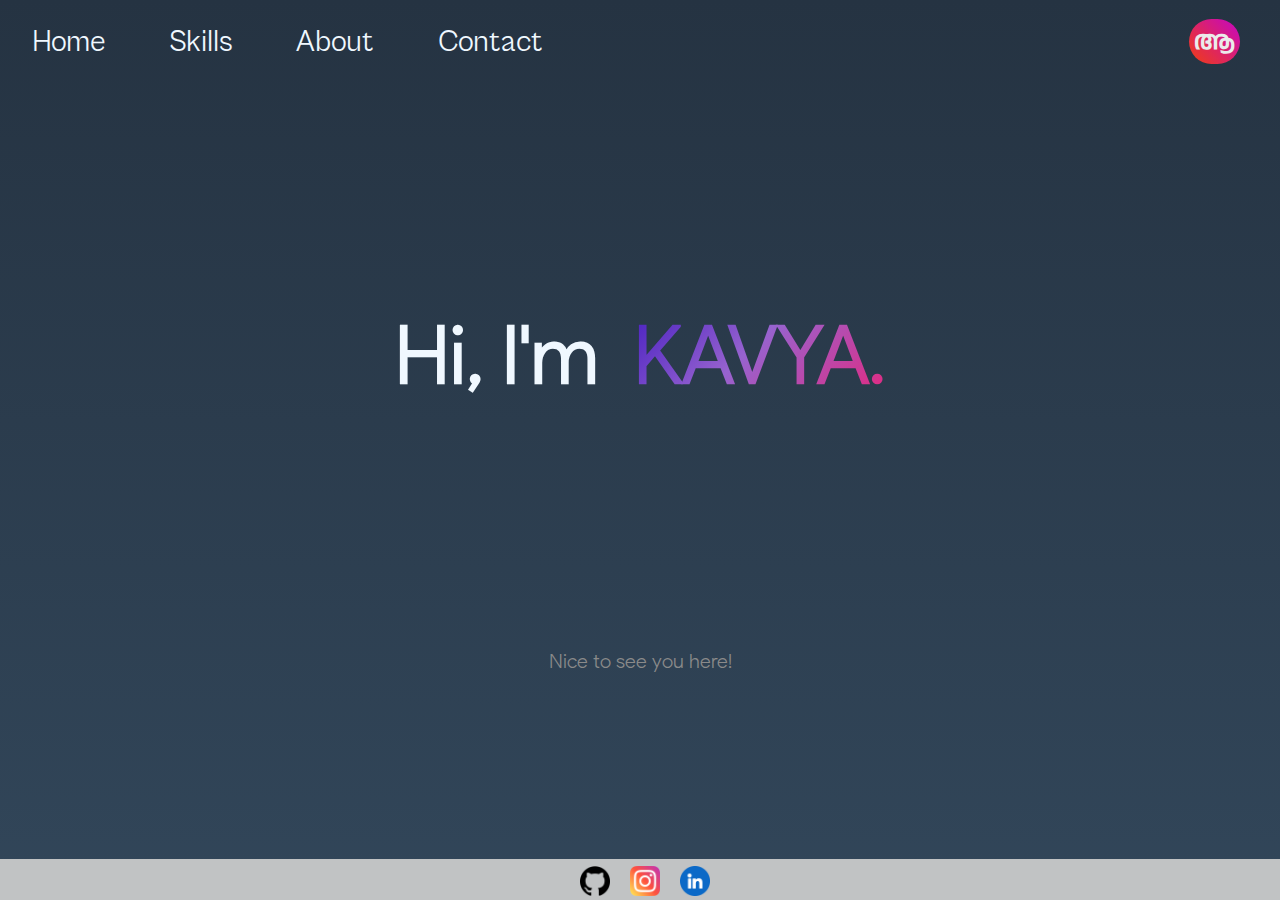
<file: index.html>
<!DOCTYPE html>
<html lang="en">
<head>
    <meta charset="UTF-8">
    <meta name="viewport" content="width=device-width, initial-scale=1.0">
    <title>Kavya R</title>
    <link rel="stylesheet" href="style1.css">
    <link rel="shortcut icon" href="profile-pic (1).png" type="image">
</head>
<body>
    <div class="navbar">
        <div class="nav">
        
            <h3><a href="index1.html">Home</a></h3>
            <h3><a href="skills.html">Skills</a></h3>
            <h3><a href="about.html">About</a></h3>
            <h3><a href="contact.html">Contact</a></h3>
        </div>
        
        <div class="mal">
            <h3><a href="homemal.html">ആ</a></h3>
        </div>
    </div>

        
     
    <div class="body">
           
    <div class="heading">
        <div class="cont1">
            <h1>Hi, I'm </h1>
        </div>
        
        <div class="eng">
        <div class="main"><h1> &nbsp;&nbsp;Kavya.</h1></div>
    <!-- <div class="cont2"><p>കാവ്യ.</p></div> -->
        </div>
        
            
    </div>
</div>
    <div class="tag">
        <p>Nice to see you here!</p>

    </div>

   
    
    
   

    <div class="footer">
        
        <div class="icon">
        <a href="https://github.com/KavyaRajeevs" class="github"><img src="github.png"></a>
        <a href="https://www.instagram.com/_kavyah" class="insta"><img src="instagram.png"></a>
        <a href="https://www.linkedin.com/in/kavya-rjv" class="linkd"><img src="linkedin.png"></a>
        </div>
    </div>

    
</body>
</html>
</file>
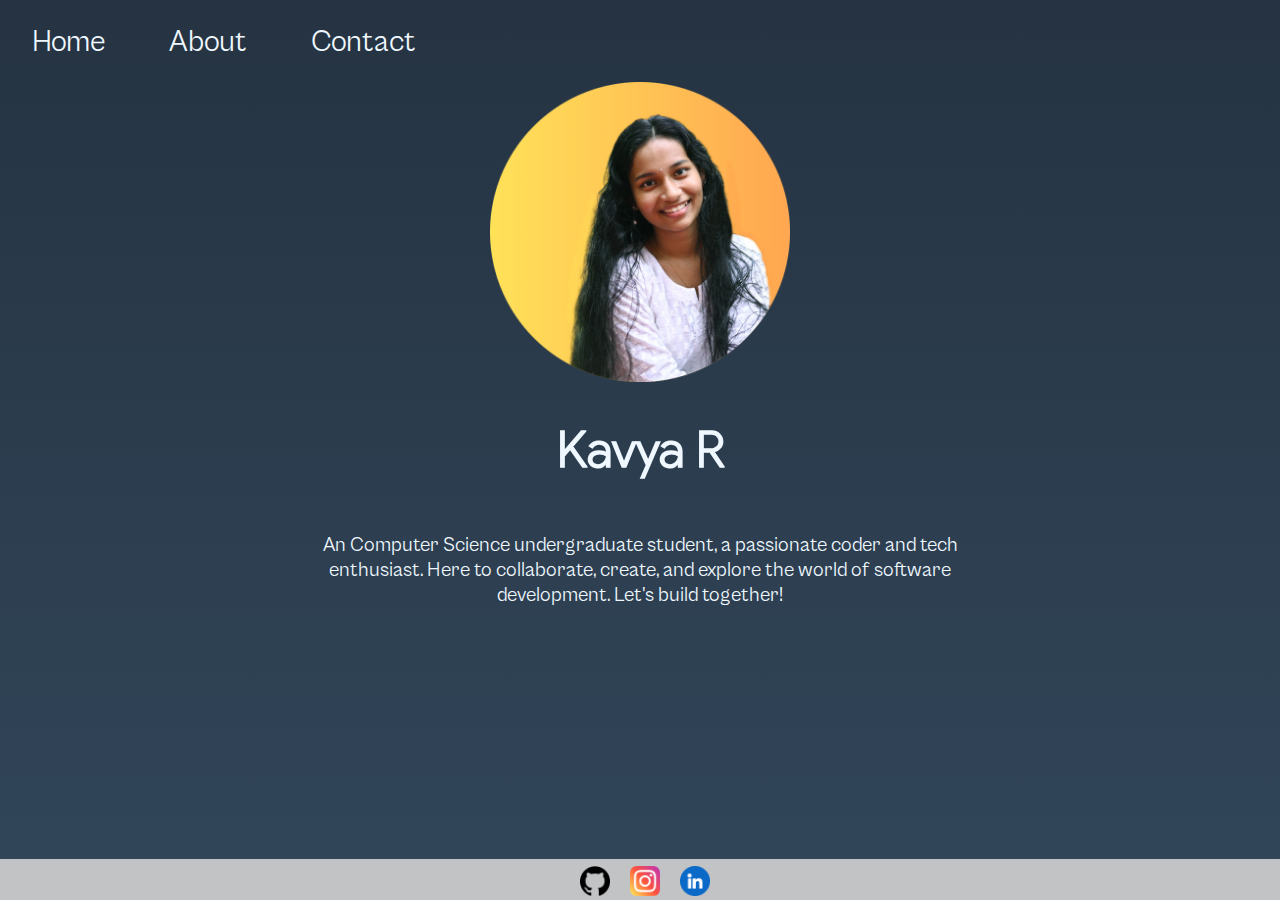
<file: about.html>
<!DOCTYPE html>
<html lang="en">


<head>
    <meta charset="UTF-8">
    <meta name="viewport" content="width=device-width, initial-scale=1.0">
    <title>About Me</title>
    <link rel="stylesheet" href="style1.css">
    <link rel="shortcut icon" href="profile-pic (1).png" type="image">
</head>


<body>
    <div class="navbar">
        <div class="nav">
        
            <h3><a href="index1.html">Home</a></h3>
            <h3><a href="about.html">About</a></h3>
            <h3><a href="contact.html">Contact</a></h3>
        </div>
        
        
    </div>
<!--
    <header>
        <ul>
            <li><a href="index1.html">Home</a></li>
            <li><a href="about.html">About</a></li>
            <li><a href="contact.html">Contact</a></li>
        </ul>
    </header>
    -->
    
    <div class="image"> 
    <img id="me" src="Portfolicpic.png">
    </div>
    <div class="cont">
    <h1 id="name">Kavya R</h1>
    <p id="desc">An  Computer Science undergraduate student, a passionate coder and tech enthusiast. Here to collaborate, create, and explore the world of software development. Let's build together! </p>
    </div>

    <div class="footer">
        <div class="icon">
            <a href="http://www.github.com" class="github"><img src="github.png"></a>
        <a href="http://www.instagram.com" class="insta"><img src="instagram.png"></a>
        <a href="http://www.linkedin.com" class="linkd"><img src="linkedin.png"></a>
        </div>
    </div>
</body>
 

</html>
</file>
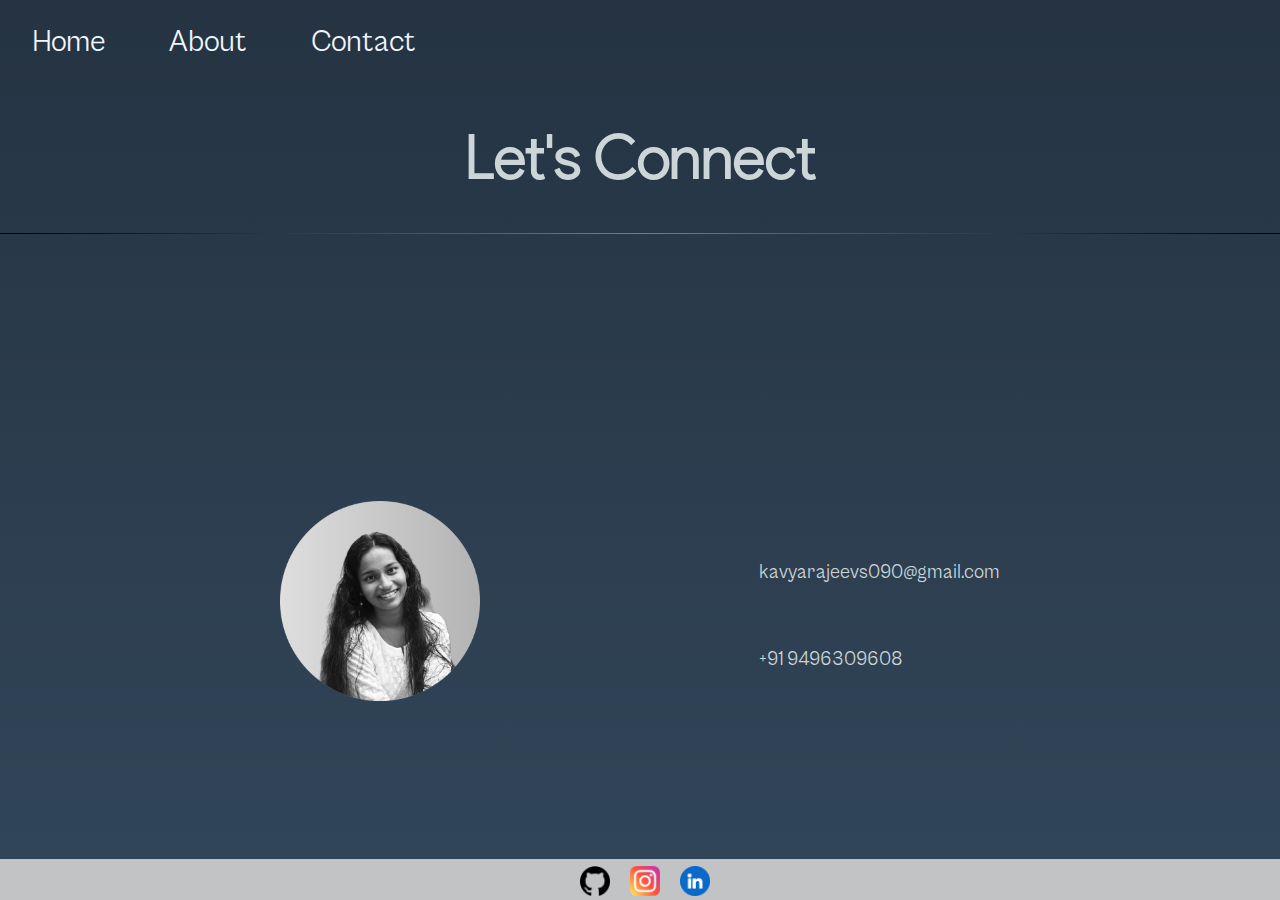
<file: contact.html>
<!DOCTYPE html>
<html lang="en">


<head>
    <meta charset="UTF-8">
    <meta name="viewport" content="width=device-width, initial-scale=1.0">
    <title>Contact Me</title>
    <link rel="stylesheet" href="style1.css">
    <link rel="shortcut icon" href="profile-pic (1).png" type="image">
</head>


<body>
    <div class="navbar">
        <div class="nav">
        
            <h3><a href="index1.html">Home</a></h3>
            <h3><a href="about.html">About</a></h3>
            <h3><a href="contact.html">Contact</a></h3>
        </div>
        
       
    </div>
<!--
    <header>
        <ul>
            <li><a href="index1.html">Home</a></li>
            <li><a href="about.html">About</a></li>
            <li><a href="contact.html">Contact</a></li>
        </ul>
    </header>
    -->
    <div class="address">
        <div class="head">
            <h1>Let's Connect </h1>
            <div class="hoz">

            </div>
            </div>
        </div>
        <div class="contct">
            <div class="image1">
                <img src="profile-pic (5).png">&nbsp;&nbsp;&nbsp;&nbsp;&nbsp;&nbsp;&nbsp;&nbsp;&nbsp;&nbsp;&nbsp;&nbsp;&nbsp;&nbsp;
                <div class="line">
                    
                </div>
             </div>
             <div class="add">
                <p>kavyarajeevs090@gmail.com</p>
                <br>
                <p>+91 9496309608</p>
             </div>
            
        </div>
        <div class="space">
            <br>
        </div>
            
             

        
        
    </div>
    <div class="footer">
        <div class="icon">
            <a href="http://www.github.com" class="github"><img src="github.png"></a>
        <a href="http://www.instagram.com" class="insta"><img src="instagram.png"></a>
        <a href="http://www.linkedin.com" class="linkd"><img src="linkedin.png"></a>
        </div>
    </div>
   
</body>


</html>
</file>
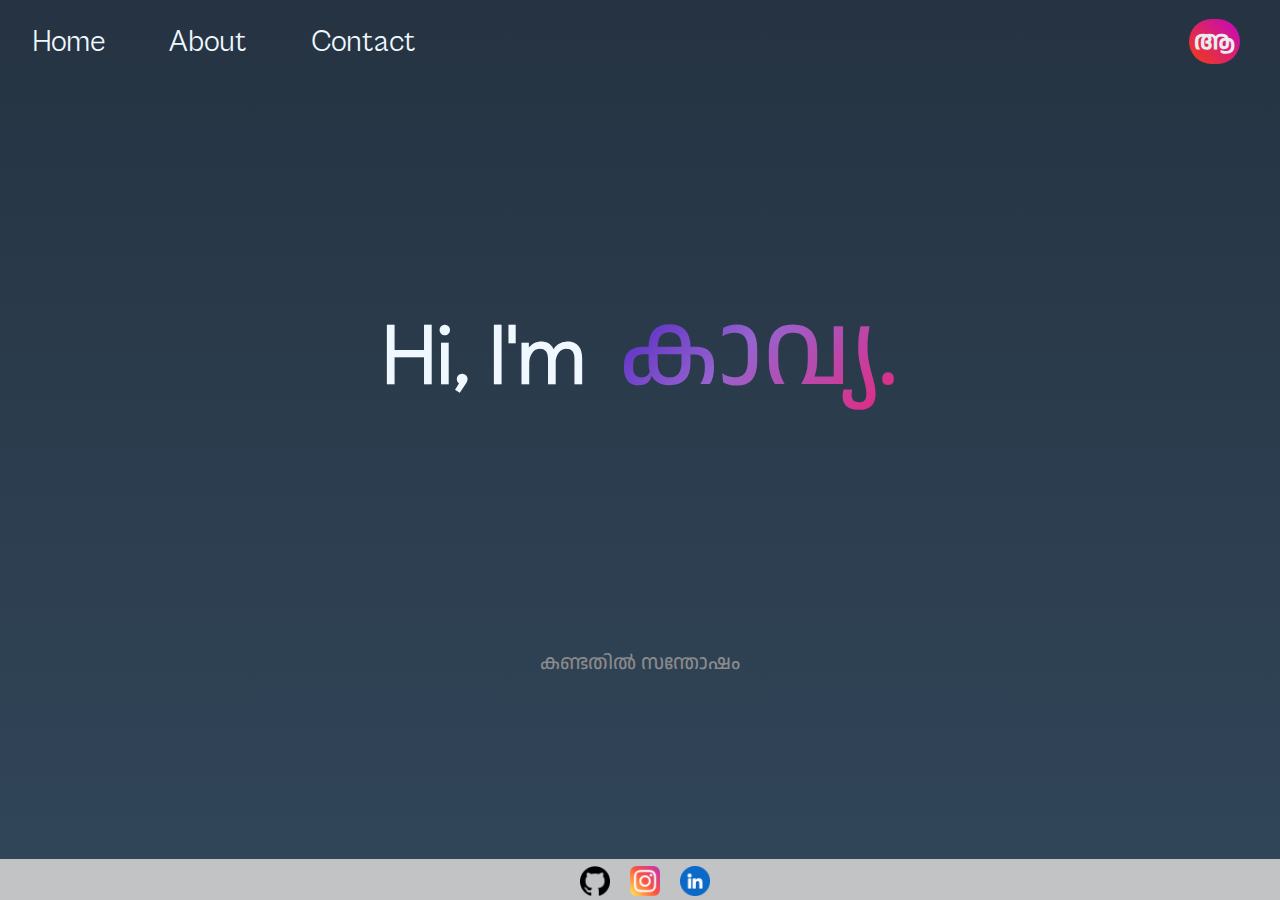
<file: homemal.html>
<!DOCTYPE html>
<html lang="en">
<head>
    <meta charset="UTF-8">
    <meta name="viewport" content="width=device-width, initial-scale=1.0">
    <title>Kavya R</title>
    <link rel="stylesheet" href="style1.css">
    <link rel="shortcut icon" href="profile-pic (1).png" type="image">
</head>
<body>
    <div class="navbar">
        <div class="nav">
        
            <h3><a href="index1.html">Home</a></h3>
            <h3><a href="about.html">About</a></h3>
            <h3><a href="contact.html">Contact</a></h3>
        </div>
        
        <div class="mal">
            <h3><a href="index1.html">ആ</a></h3>
        </div>
    </div>
<!--
    <header>
        <ul>
            <li><a href="index1.html">Home</a></li>
            <li><a href="about.html">About</a></li>
            <li><a href="contact.html">Contact</a></li>
        </ul>
    </header>
    -->
        
     
    <div class="body">
           
    <div class="heading">
        <div class="cont1">
            <h1>Hi, I'm </h1>
        </div>
        
        <div class="eng">
    <div class="cont2"><p>&nbsp;കാവ്യ.</p></div>
        </div>
        
            
    </div>
</div>
    <div class="tag">
        <p>കണ്ടതിൽ സന്തോഷം</p>

    </div>
    <div class="footer">
        
        <div class="icon">
            <a href="http://www.github.com" class="github"><img src="github.png"></a>
        <a href="http://www.instagram.com" class="insta"><img src="instagram.png"></a>
        <a href="http://www.linkedin.com" class="linkd"><img src="linkedin.png"></a>
        </div>
    </div>

    
</body>
</html>
</file>
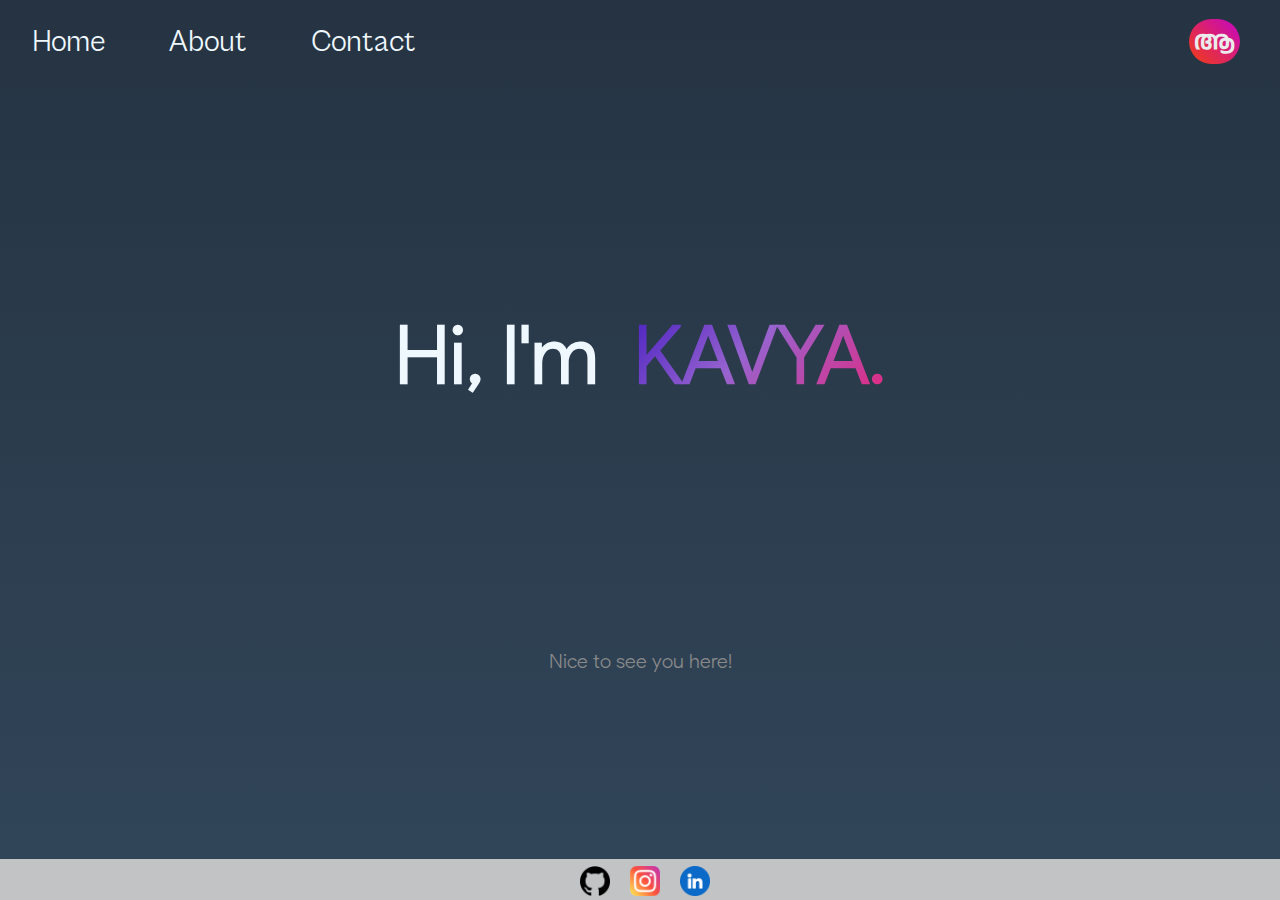
<file: index1.html>
<!DOCTYPE html>
<html lang="en">
<head>
    <meta charset="UTF-8">
    <meta name="viewport" content="width=device-width, initial-scale=1.0">
    <title>Kavya R</title>
    <link rel="stylesheet" href="style1.css">
    <link rel="shortcut icon" href="profile-pic (1).png" type="image">
</head>
<body>
    <div class="navbar">
        <div class="nav">
        
            <h3><a href="index1.html">Home</a></h3>
            <h3><a href="about.html">About</a></h3>
            <h3><a href="contact.html">Contact</a></h3>
        </div>
        
        <div class="mal">
            <h3><a href="homemal.html">ആ</a></h3>
        </div>
    </div>
<!--
    <header>
        <ul>
            <li><a href="index1.html">Home</a></li>
            <li><a href="about.html">About</a></li>
            <li><a href="contact.html">Contact</a></li>
        </ul>
    </header>
    -->
        
     
    <div class="body">
           
    <div class="heading">
        <div class="cont1">
            <h1>Hi, I'm </h1>
        </div>
        
        <div class="eng">
        <div class="main"><h1> &nbsp;&nbsp;Kavya.</h1></div>
    <!-- <div class="cont2"><p>കാവ്യ.</p></div> -->
        </div>
        
            
    </div>
</div>
    <div class="tag">
        <p>Nice to see you here!</p>

    </div>

   
    
    
   
    <!--<div class="foot">
        <div class="icon">
        <a href="http://www.github.com" class="github"><img src="youtube.svg"></a>
        <a href="http://www.instagram.com" class="insta"><img src="instagram.svg"></a>
        <a href="http://www.linkedin.com" class="linkd"><img src="twitter.svg"></a>
    </div>
    </div>
-->
    <div class="footer">
        
        <div class="icon">
            <a href="http://www.github.com" class="github"><img src="github.png"></a>
        <a href="http://www.instagram.com" class="insta"><img src="instagram.png"></a>
        <a href="http://www.linkedin.com" class="linkd"><img src="linkedin.png"></a>
        </div>
    </div>

    
</body>
</html>
</file>
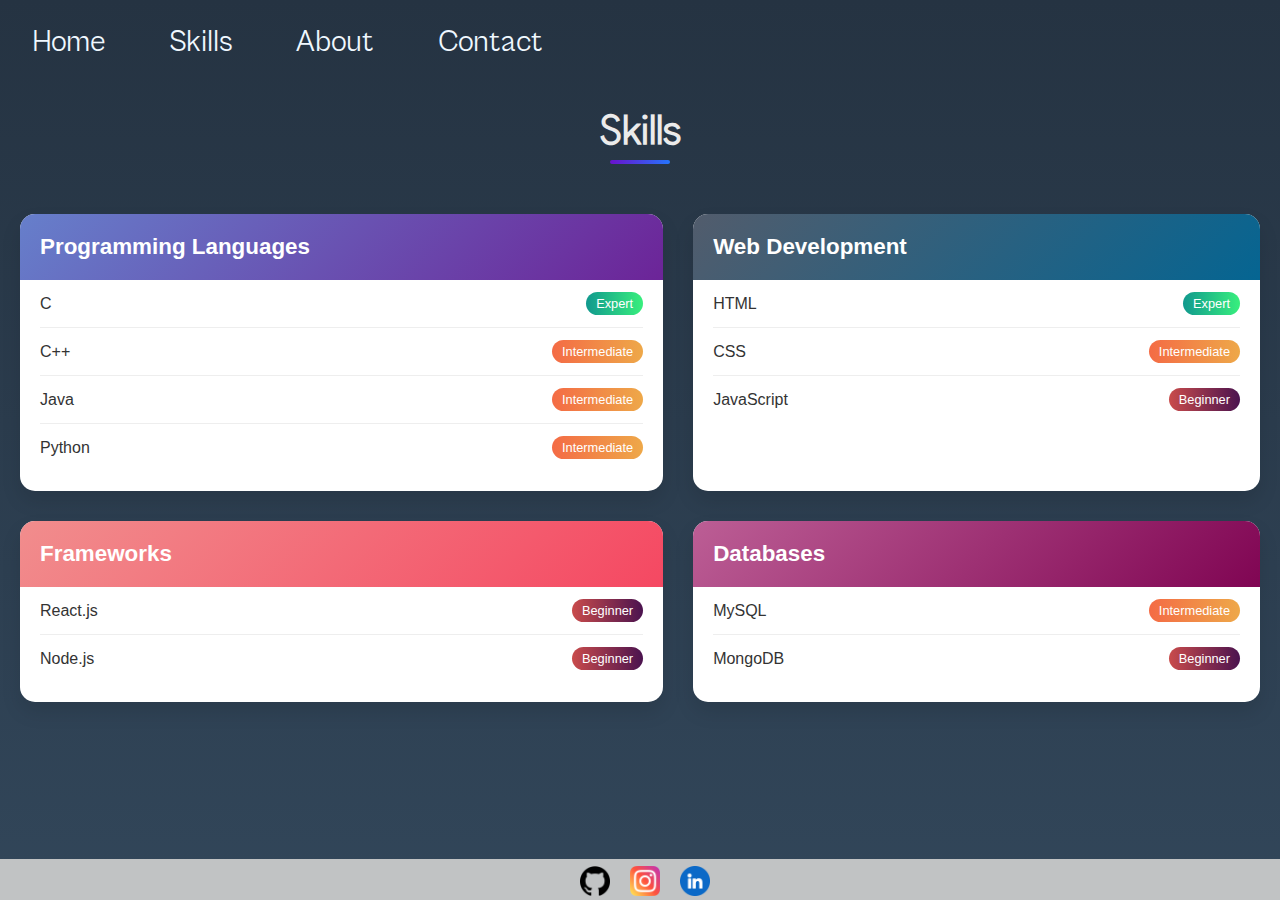
<file: skills.html>
<!DOCTYPE html>
<html lang="en">
<head>
    <meta charset="UTF-8">
    <meta name="viewport" content="width=device-width, initial-scale=1.0">
    <title>Kavya R</title>
    <link rel="stylesheet" href="style1.css">
    <link rel="stylesheet" href="skillcss.css">
    <link rel="shortcut icon" href="profile-pic (1).png" type="image">
</head>
<body>
    <div class="navbar">
        <div class="nav">
        
            <h3><a href="index1.html">Home</a></h3>
            <h3><a href="skills.html">Skills</a></h3>
            <h3><a href="about.html">About</a></h3>
            <h3><a href="contact.html">Contact</a></h3>
        </div>    
    </div>

        
     
    <div class="skillbody">
        <div class="heading">
            <h1>Skills</h1>
        </div>
        <div class="skills">
            <div class="skillset">
                <h2>Programming Languages</h2>
                <ul>
                    <li>
                        <span class="skill-name">C</span>
                        <span class="skill-level level-expert">Expert</span>
                    </li>
                    <li>
                        <span class="skill-name">C++</span>
                        <span class="skill-level level-intermediate">Intermediate</span>
                    </li>
                    <li>
                        <span class="skill-name">Java</span>
                        <span class="skill-level level-intermediate">Intermediate</span>
                    </li>
                    <li>
                        <span class="skill-name">Python</span>
                        <span class="skill-level level-intermediate">Intermediate</span>
                    </li>
                </ul>
            </div>

            <div class="skillset">
                <h2>Web Development</h2>
                <ul>
                    <li>
                        <span class="skill-name">HTML</span>
                        <span class="skill-level level-expert">Expert</span>
                    </li>
                    <li>
                        <span class="skill-name">CSS</span>
                        <span class="skill-level level-intermediate">Intermediate</span>
                    </li>
                    <li>
                        <span class="skill-name">JavaScript</span>
                        <span class="skill-level level-beginner">Beginner</span>
                    </li>
                </ul>
            </div>

            <div class="skillset">
                <h2>Frameworks</h2>
                <ul>
                    <li>
                        <span class="skill-name">React.js</span>
                        <span class="skill-level level-beginner">Beginner</span>
                    </li>
                    <li>
                        <span class="skill-name">Node.js</span>
                        <span class="skill-level level-beginner">Beginner</span>
                    </li>
                </ul>
            </div>

            <div class="skillset">
                <h2>Databases</h2>
                <ul>
                    <li>
                        <span class="skill-name">MySQL</span>
                        <span class="skill-level level-intermediate">Intermediate</span>
                    </li>
                    <li>
                        <span class="skill-name">MongoDB</span>
                        <span class="skill-level level-beginner">Beginner</span>
                    </li>
                </ul>
            </div>

        </div>
            
    </div>
</div>
    
    <div class="footer">
        
        <div class="icon">
        <a href="https://github.com/KavyaRajeevs" class="github"><img src="github.png"></a>
        <a href="https://www.instagram.com/_kavyah" class="insta"><img src="instagram.png"></a>
        <a href="https://www.linkedin.com/in/kavya-rjv" class="linkd"><img src="linkedin.png"></a>
        </div>
    </div>

    
</body>
</html>
</file>
<file: style1.css>
html,body{
    margin: 0;
    width: 100%;
    height: 100%;
    background-color: rgb(17, 24, 31);
    background-image: linear-gradient(rgb(37,51,66),rgba(51, 72, 92, 0.959));
    

}
body{
    min-height: 100vh;
  display: flex;
  flex-direction: column;
}

  
@font-face {
    font-family: Anek;
    src: url('AnekMalayalam-Medium.ttf') format('truetype'); 
    
}
@font-face {
    font-family: SamsungProductSans;
    src: url('ProductSans-Light.ttf') format('truetype'); 
    
}
@font-face{
    font-family: CabinetGrotesk;
    src: url('CabinetGrotesk-Regular.ttf') format('truetype');
}
.navbar{
    display: flex;
     width: 100%;
    padding-top: 5px;
}

.nav{
    list-style-type: none;
    display: flex;
    flex-direction: row;
    
    
}
.nav a{
    text-decoration: none;
    color: aliceblue;
    font-family: CabinetGrotesk;
    font-weight: lighter;
    font-size: 30px;
    padding-left: 2rem;
    padding-right: 2rem;
}
.mal{
    width: 100%;
    height: 0%;
    display: flex;
    justify-content: flex-end;
    padding-right: 40px;
}
.mal a{
    text-decoration: none;
    padding: 5px;
    font-family: Anek;
    color: rgb(235, 235, 235);
    font-size: 25px;
    border-radius: 127px;
    background: linear-gradient(45deg, #f13e11, #c506c5);

}
/*
ul{
    list-style-type: none;
    display: flex;
    justify-items: flex-end;
    
}
ul a{
    text-decoration: none;
    color: aliceblue;
    font-family: CabinetGrotesk;
    font-size: 30px;
    padding-left: 2rem;
    padding-right: 2rem;
   
    
    
}
*/
.body{
    height: 50%;
    display: flex;
    justify-content: center;
    align-items: center;
    justify-content: center;
    padding: 50px;
}

.heading{
    display: flex;
    justify-content: center;
    align-items: center;
    font-size: 40px;

}
.heading h1{
    text-align: center;
    font-family: SamsungProductSans;
    color: aliceblue;  
}

.eng h1{
    display: block;
    text-align: center;
    font-family: SamsungProductSans;
    text-transform: uppercase;
  background-image: linear-gradient(
    -225deg,
    #340fbd 0%,
    #9763cf 29%,
    #ff1361 67%,
    #fff800 100%
  );
  background-size: auto auto;
  background-clip: border-box;
  background-size: 200% auto;
  color: #fff;
  background-clip: text;
  -webkit-background-clip: text;
  -webkit-text-fill-color: transparent;
  animation: textclip 2s linear infinite;
  display: inline-block;

    
   
}


@keyframes textclip {
    to {
      background-position: 200% center;
    }
  }

.eng p{
    display: block;
    padding-left: 10px;
    font-family: Anek;
    color: aliceblue;
    font-size: 100px;
    background-image: linear-gradient(
    -225deg,
    #340fbd 0%,
    #9763cf 29%,
    #ff1361 67%,
    #fff800 100%
    );
    background-size: auto auto;
    background-clip: border-box;
    background-size: 200% auto;
    color: #fff;
    background-clip: text;
    -webkit-background-clip: text;
    -webkit-text-fill-color: transparent;
    animation: textclip 2s linear infinite;
    transition: 0.5s;
}

.tag{
    display: flex;
    justify-content: center;
    align-items: first baseline;
    font-family: SamsungProductSans,Anek;
    color: rgb(138, 138, 138);
    font-size: 20px;
    
    
}


#me{
    height: 300px;
    width: auto;
    transition: 0.5s;
  
}
#me:hover{
    transform: scale(1.05);
    
}


.icons{
    display: flex;
    justify-content: space-around;
    height: 50%;
    padding: 50px;

}
.icons img{
    width: 50px;
    
}
.cont{
    display: flex;
    justify-content: center ;
    align-items: center;
    flex-direction: column;
}
#name{
    font-family: SamsungProductSans;
    text-align: center;
    font-size: 50px;
    color:aliceblue;
}
#desc{
    font-family: CabinetGrotesk;
    font-size: 20px;
    color: aliceblue;
    text-align: center;
    width: 50%;
}
.image{
    display: flex;
    justify-content: center;
    
}
#me{
    padding: 3px;
    height: 300px;
    width: 300px;
}
#contact{
    font-family: SamsungProductSans;
    text-align: center;
    font-size: 50px;
    color:rgb(180, 180, 180);
}
.address{
    display: flex;
    flex-direction: column;
    height: 100%;
    
}
.head{
   
    width: 100%;
    
}
.hoz{
    border: 0;
    height: 1px;
    background: #333;
    background-image: linear-gradient(to right, #000000, #e438c7, #000000);
}
.head h1{
    font-family: SamsungProductSans;
    color: #ccd6d8;
    text-align: center;
    font-size: 60px;
}
.contct{
    display: flex;
    flex-direction: row;
    justify-content: space-evenly;
    
}
.image1{
    display: flex;
    
    
    height: 200px;
    width: 200px;

}
.add{
    padding-top: 40px;
    font-family: CabinetGrotesk;
    color: #ccd6d8;
    font-size: larger;
}
.space{
    padding: 70px;
}
/*.line{

    border:         none;
    border-left:    1px solid hsla(200, 10%, 50%,100);
    height:         100%;
    width:          1px; 

    
}
*/
.footer{
    margin-top: auto;
    background-color: #cacacaf1;
    
}
.icon img{
    width: 30px;
    padding-left: 10px;
    padding-right: 10px;
    padding-top: 7px;
}
.icon{
   display: flex;
   justify-content: center;
   margin-left: 10px;
}
</file>
<file: skillcss.css>
/* Skills Section Styling */
.skills {
  font-family: 'Poppins', sans-serif;
  max-width: 100%;
  margin: 0 auto;
  padding: 20px;
  display: grid;
  grid-template-columns: auto auto;
  gap: 30px;
}

.heading h1 {
  text-align: center;
  margin-bottom: 40px;
  color: #ebebeb;
  font-size: 2.5rem;
  font-weight: 700;
  position: relative;
}

.heading h1:after {
  content: '';
  position: absolute;
  width: 60px;
  height: 4px;
  background: linear-gradient(90deg, #6a11cb, #2575fc);
  bottom: -10px;
  left: 50%;
  transform: translateX(-50%);
  border-radius: 2px;
}


.skillset {
  background: #fff;
  border-radius: 15px;
  overflow: hidden;
  box-shadow: 0 10px 20px rgba(0, 0, 0, 0.1);
  transition: transform 0.3s, box-shadow 0.3s;
  position: relative;
}

.skillset:hover {
  transform: translateY(-10px);
  box-shadow: 0 15px 30px rgba(0, 0, 0, 0.15);
}

.skillset h2 {
  padding: 20px;
  margin: 0;
  color: #fff;
  font-size: 1.4rem;
  font-weight: 600;
}

/* Gradient backgrounds for different card categories */
.skillset:nth-child(1) h2 {
  background: linear-gradient(135deg, #667fcb 0%, #6c2498 100%);
}

.skillset:nth-child(2) h2 {
  background: linear-gradient(135deg, #525c6c 0%, #056592 100%);
}

.skillset:nth-child(3) h2 {
  background: linear-gradient(135deg, #f18d8d 0%, #f54862 100%);
}

.skillset:nth-child(4) h2 {
  background: linear-gradient(135deg, #bc5e95 0%, #800553 100%);
}

.skillset ul {
  list-style-type: none;
  padding: 0 20px 20px;
  margin: 0;
}

.skillset li {
  padding: 12px 0;
  border-bottom: 1px solid #eee;
  display: flex;
  justify-content: space-between;
  align-items: center;
}

.skillset li:last-child {
  border-bottom: none;
}

.skill-name {
  font-weight: 500;
  color: #333;
}

.skill-level {
  display: inline-block;
  padding: 4px 10px;
  border-radius: 20px;
  font-size: 0.8rem;
  font-weight: 500;
  color: #fff;
}

.level-expert {
  background: linear-gradient(to right, #11998e, #38ef7d);
}

.level-advanced {
  background: linear-gradient(to right, #2193b0, #6dd5ed);
}

.level-intermediate {
  background: linear-gradient(to right, #f46b45, #eea849);
}

.level-beginner {
  background: linear-gradient(to right, #c94b4b, #4b134f);
}

/* Responsive adjustments */
@media (max-width: 768px) {
  .skills {
    grid-template-columns: auto;
    gap: 20px;
  }
  
  .heading h1 {
    font-size: 2rem;
  }
  
  .skillset h2 {
    font-size: 1.2rem;
  }
}
</file>
